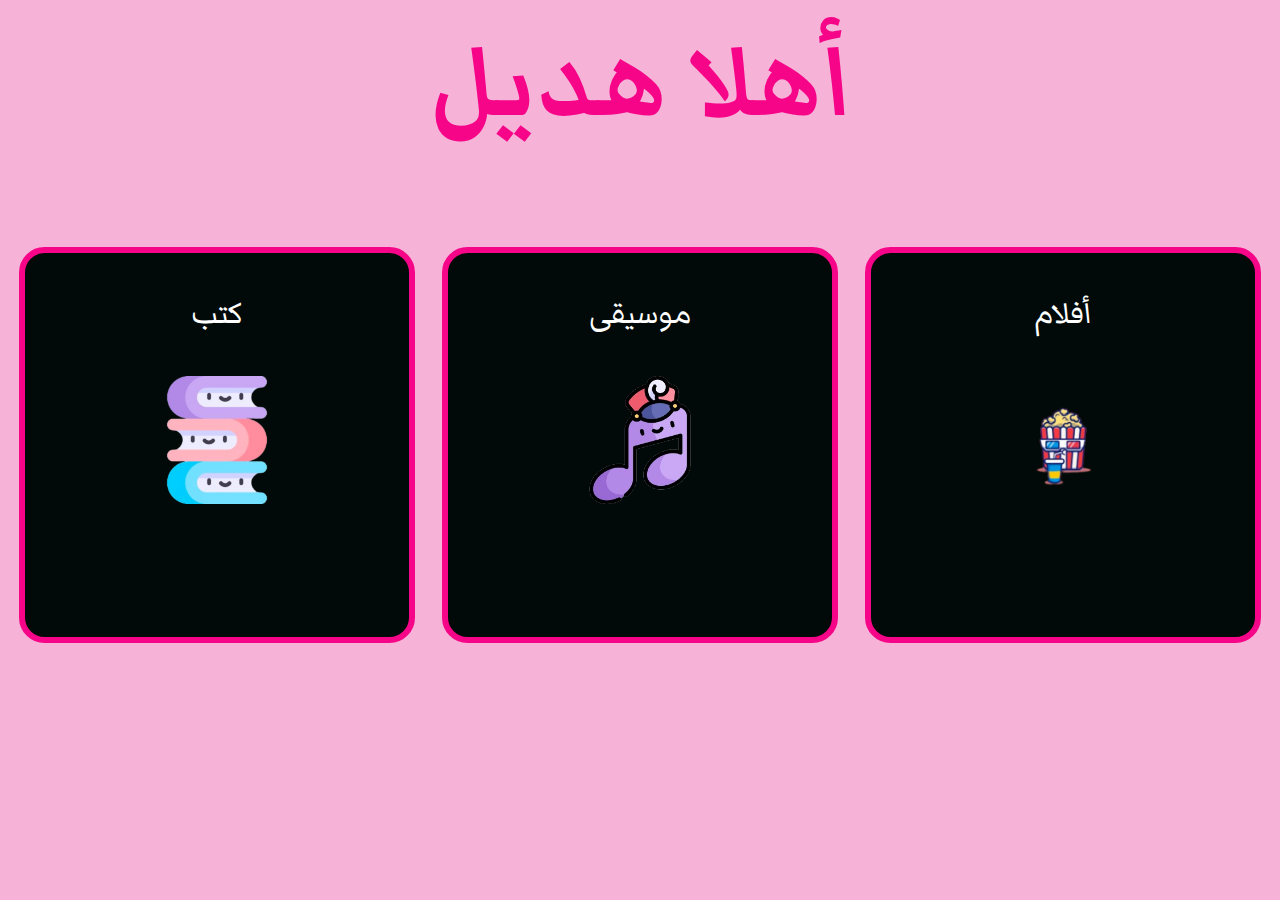
<file: index.html>
<!DOCTYPE html>
<html>
    <head>
        <title>Hadil's WebSite</title>
        <link rel="stylesheet" href="style.css">
        <link rel="preconnect" href="https://fonts.googleapis.com">
        <link rel="preconnect" href="https://fonts.gstatic.com" crossorigin>
        <link href="https://fonts.googleapis.com/css2?family=Markazi+Text:wght@400..700&display=swap" rel="stylesheet">
        <link rel="icon" href="icon.png">
    </head>
    <body>
        <h1 id="hello">أهلا <span id="hdl">هديل</span></h1>
        <div class="container">
            <div class="options" onclick="window.open('./books','_self')">
                <p class="option_name">كتب</p>
                <img class="option_img" src="books.png">
            </div>
            <div class="options" onclick="window.open('./music','_self')">
                <p class="option_name">موسيقى</p>
                <img class="option_img" src="music.png">
            </div>
            <div class="options" onclick="window.open('./soon.html','_self')">
                <p class="option_name">أفلام</p>
                <img class="option_img" src="movies.png">
            </div>
        </div>
    </body>
</html>
</file>
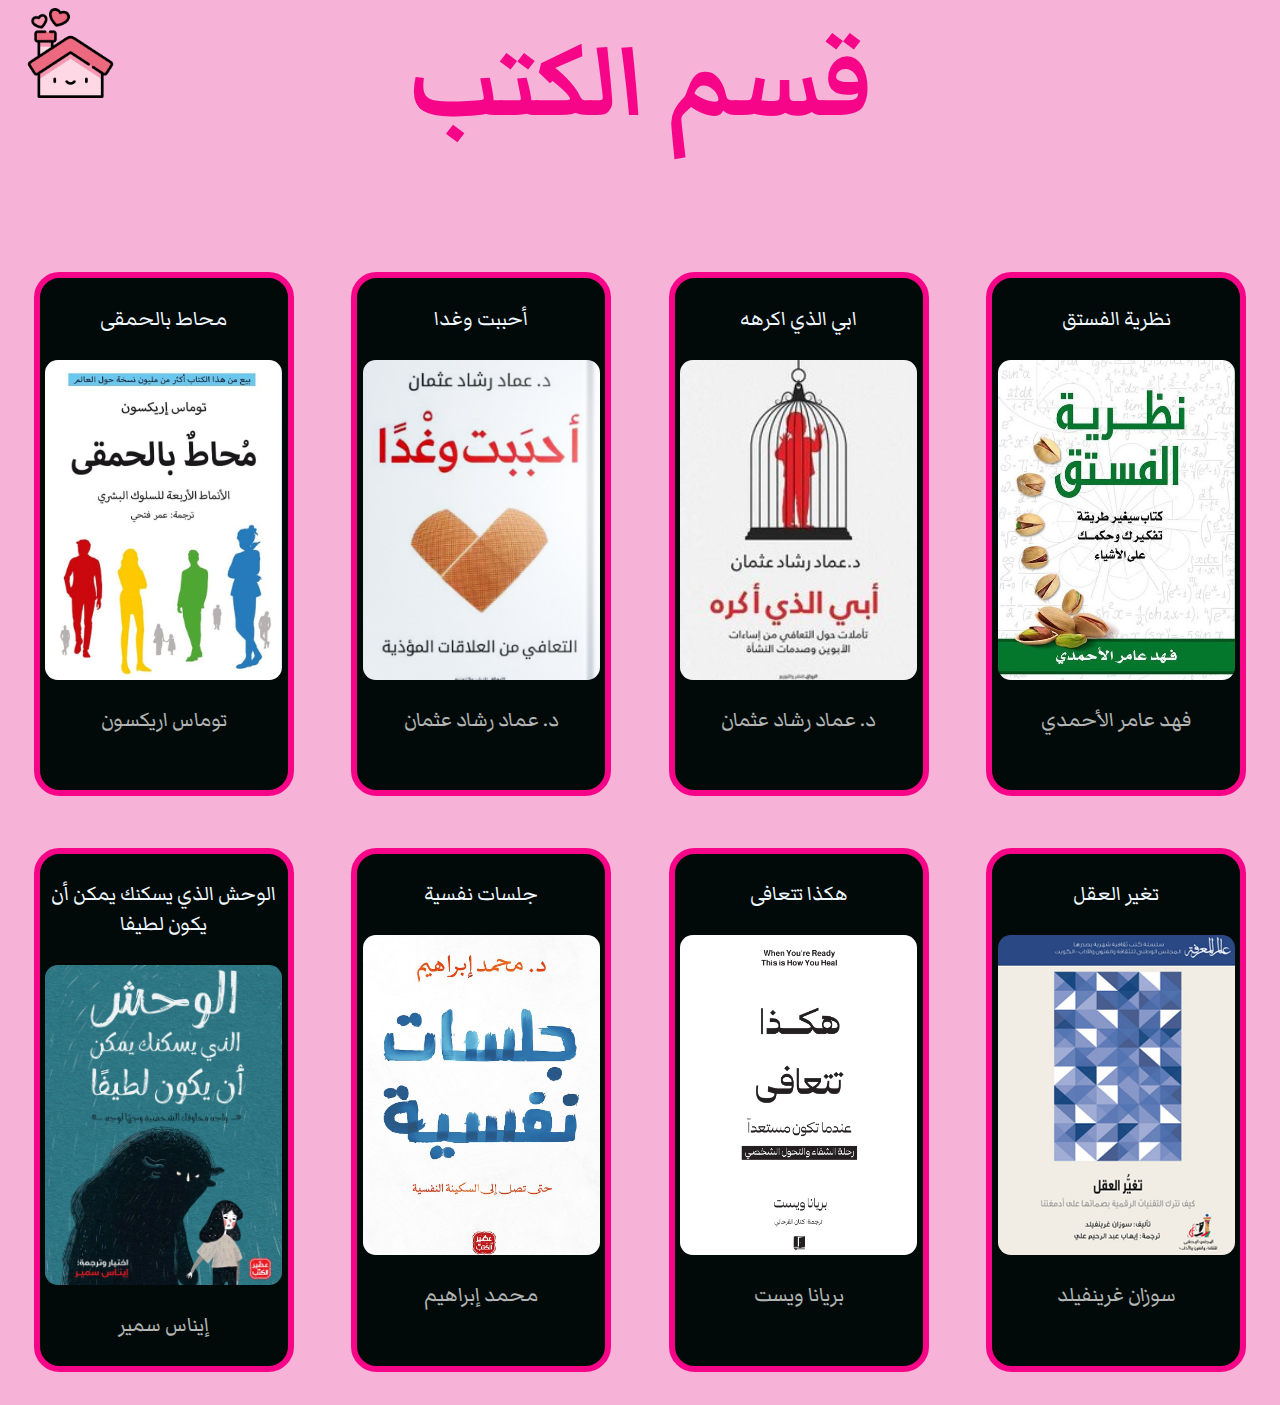
<file: books/index.html>
<!DOCTYPE html>
<html>
    <head>
        <title>Books</title>
        <link href="../style.css" rel="stylesheet">
        <link rel="preconnect" href="https://fonts.googleapis.com">
        <link rel="preconnect" href="https://fonts.gstatic.com" crossorigin>
        <link href="https://fonts.googleapis.com/css2?family=Markazi+Text:wght@400..700&display=swap" rel="stylesheet">
        <link rel="icon" href="../icon.png">
    </head>
    <body>
        <div id="header">
            <img id="home" src="../home.png" title="العودة للصحفة الرئيسية" onclick="window.open('../','_self')">
            <h1 id="sec" >قسم الكتب</h1>
        </div>
        <div class="container">
            <div class="book"  onclick="window.open('محاط_بالحمقى','_self')">
                <p class="book_name">محاط بالحمقى</p>
                <img class="book_img" src="mo7at.jpeg">
                <p class="book_author">توماس اريكسون</p>
            </div>
            <div class="book" onclick="window.open('أحببت-وغدا','_self')">
                <p class="book_name">أحببت وغدا</p>
                <img class="book_img" src="a7babto.jpeg">
                <p class="book_author">د. عماد رشاد عثمان</p>
            </div>
            <div class="book" onclick="window.open('ابي_الذي_أكرهه','_self')">
                <p class="book_name">ابي الذي اكرهه</p>
                <img class="book_img" src="abi.jpg">
                <p class="book_author">د. عماد رشاد عثمان</p>
            </div>
            <div class="book" onclick="window.open('نظرية_الفستق','_self')">
                <p class="book_name">نظرية الفستق</p>
                <img class="book_img" src="pistache.jpeg">
                <p class="book_author">فهد عامر الأحمدي</p>
            </div>
        </div>
        <div class="container">
            <div class="book" onclick="window.open('الوحش الذي يسكنك يمكن أن يكون لطيفا','_self')">
                <p class="book_name">الوحش الذي يسكنك يمكن أن يكون لطيفا</p>
                <img src="monster.jpeg" class="book_img">
                <p class="book_author">إيناس سمير</p>
                
            </div>
            <div class="book" onclick="window.open('جلسات نفسية','_self')">
                <p class="book_name">جلسات نفسية</p>
                <img class="book_img" src="psycho_set.jpeg">
                <p class="book_author">محمد إبراهيم</p>
            </div>
            <div class="book" onclick="window.open('هكذا تتعافى','_self')">
                <p class="book_name">هكذا تتعافى</p>
                <img class="book_img" src="tata3afa.png">
                <p class="book_author">بريانا ويست</p>

            </div>
            <div class="book" onclick="window.open('تغير العقل','_self')">
                <p class="book_name">تغير العقل</p>
                <img class="book_img" src="mind_changing.jpeg">
                <p class="book_author">سوزان غرينفيلد</p>
            </div>
        </div>
    </body>
</html>
</file>
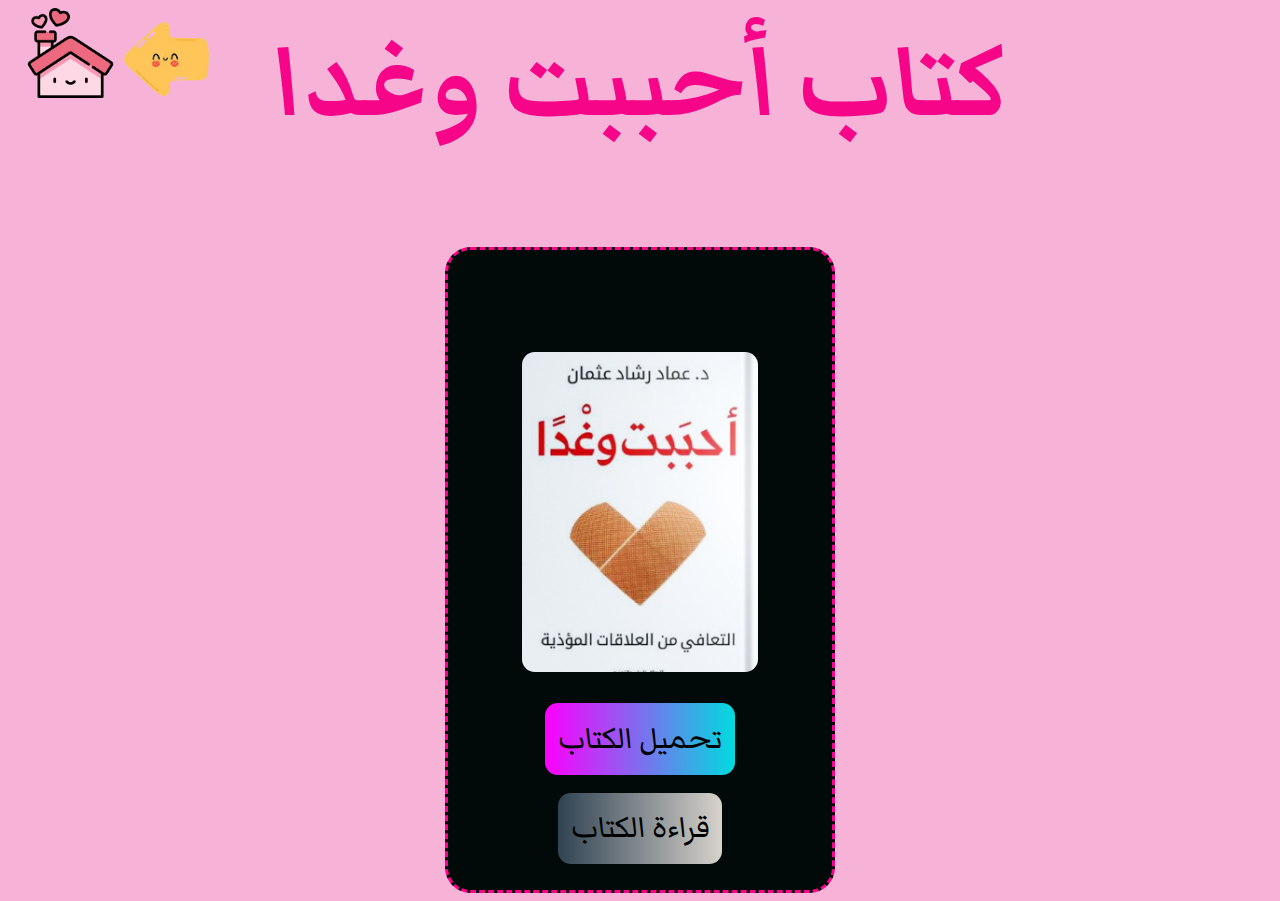
<file: books/jirk/index.html>
<!DOCTYPE html>
<html>
    <head>
        <title>أحببت وغدا</title>
        <link rel="stylesheet" href="../../style.css">
        <link rel="preconnect" href="https://fonts.googleapis.com">
        <link rel="preconnect" href="https://fonts.gstatic.com" crossorigin>
        <link href="https://fonts.googleapis.com/css2?family=Markazi+Text:wght@400..700&display=swap" rel="stylesheet">
        <link rel="icon" href="../../icon.png">
    </head>
    <script src="../script.js"></script>
    <body>
        <div id="header">
            <img id="home" src="../../home.png" onclick="window.open('../../','_self')">
            <img id="back" src="../../back_arrow.png" onclick="window.open('../','_self')">
            <h1 class="book_title">كتاب أحببت وغدا</h1>
        </div>
        
        <div class="book_container">
            <img class="book_img" id="cover" src="../a7babto.jpeg">
            <button class="book_download" onclick="download_file('أحببت وغدا.pdf','أحببت وغدا.pdf')">تحميل الكتاب</button>
            <button class="book_read" onclick="alert('Coming soooon!!')">قراءة الكتاب</button>
            
        </div>
    </body>
</html>
</file>
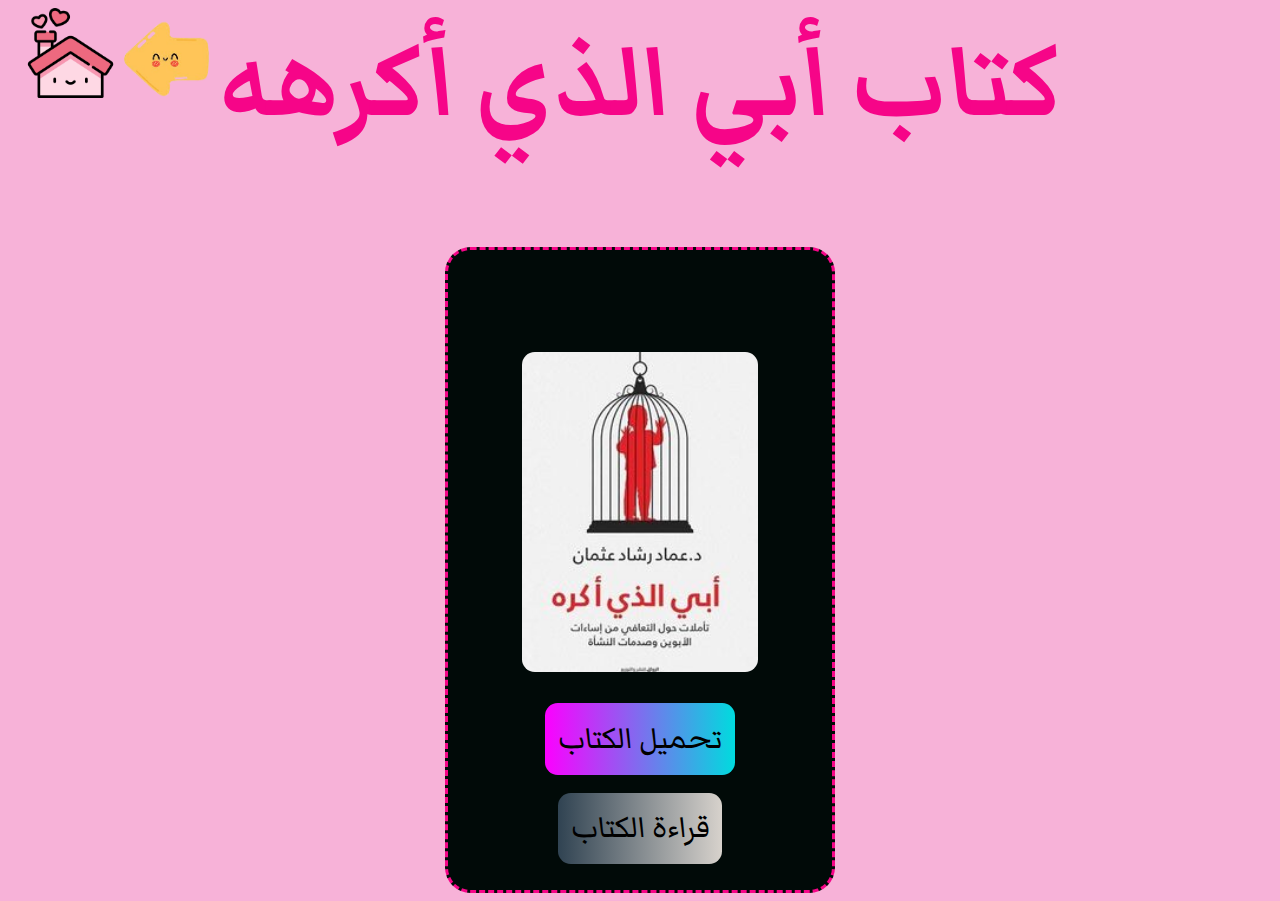
<file: books/ابي_الذي_أكرهه/index.html>
<!DOCTYPE html>
<html>
    <head>
        <title>أبي الذي أكرهه</title>
        <link rel="stylesheet" href="../../style.css">
        <link rel="preconnect" href="https://fonts.googleapis.com">
        <link rel="preconnect" href="https://fonts.gstatic.com" crossorigin>
        <link rel="icon" href="../../icon.png">
        <link href="https://fonts.googleapis.com/css2?family=Markazi+Text:wght@400..700&display=swap" rel="stylesheet">
    </head>
    <body>
        <div id="header">
            <img id="home" src="../../home.png" onclick="window.open('../../','_self')">
            <img id="back" src="../../back_arrow.png" onclick="window.open('../','_self')">
            <h1 class="book_title">كتاب أبي الذي أكرهه</h1>
        </div>
        
        <div class="book_container">
            <img class="book_img" id="cover" src="../abi.jpg">
            <button class="book_download" onclick="alert('Coming soooon!!')">تحميل الكتاب</button>
            <button class="book_read" onclick="alert('Coming soooon!!')">قراءة الكتاب</button>
            
        </div>
    </body>
</html>
</file>
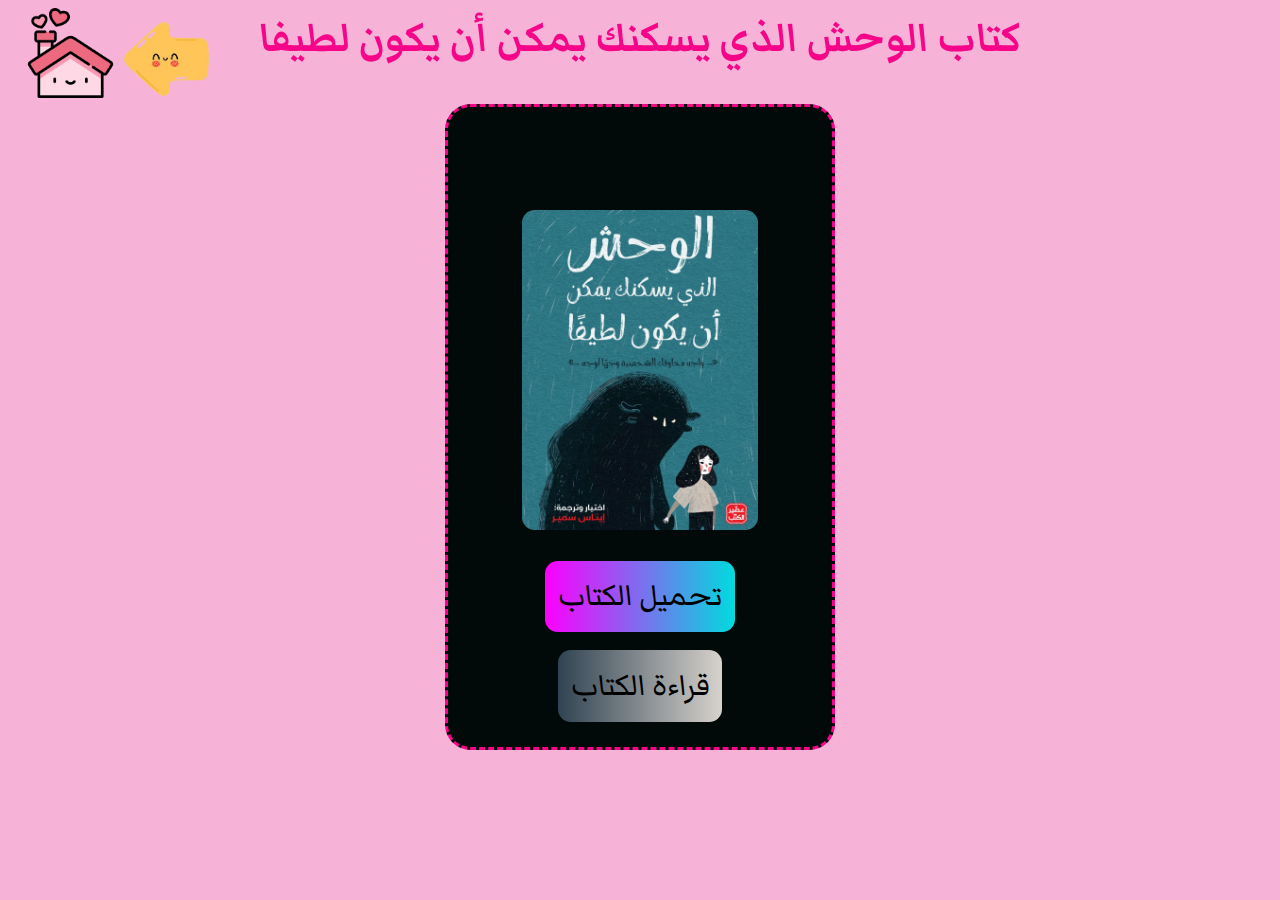
<file: books/الوحش الذي يسكنك يمكن أن يكون لطيفا/index.html>
<!DOCTYPE html>
<html>
    <head>
        <title>الوحش الذي يسكنك يمكن أن يكون لطيفا</title>
        <link rel="stylesheet" href="../../style.css">
        <link rel="preconnect" href="https://fonts.googleapis.com">
        <link rel="preconnect" href="https://fonts.gstatic.com" crossorigin>
        <link href="https://fonts.googleapis.com/css2?family=Markazi+Text:wght@400..700&display=swap" rel="stylesheet">
    </head>
    <body>
        <div id="header">
            <img id="home" src="../../home.png" onclick="window.open('../../','_self')">
            <img id="back" src="../../back_arrow.png" onclick="window.open('../','_self')">
            <h1 class="book_title" style="font-size: 4vw;">كتاب الوحش الذي يسكنك يمكن أن يكون لطيفا</h1>
        </div>
        
        <div class="book_container">
            <img class="book_img" id="cover" src="../monster.jpeg">
            <button class="book_download" onclick="alert('Coming soooon!!')">تحميل الكتاب</button>
            <button class="book_read" onclick="alert('Coming soooon!!')">قراءة الكتاب</button>
            
        </div>
    </body>
</html>
</file>
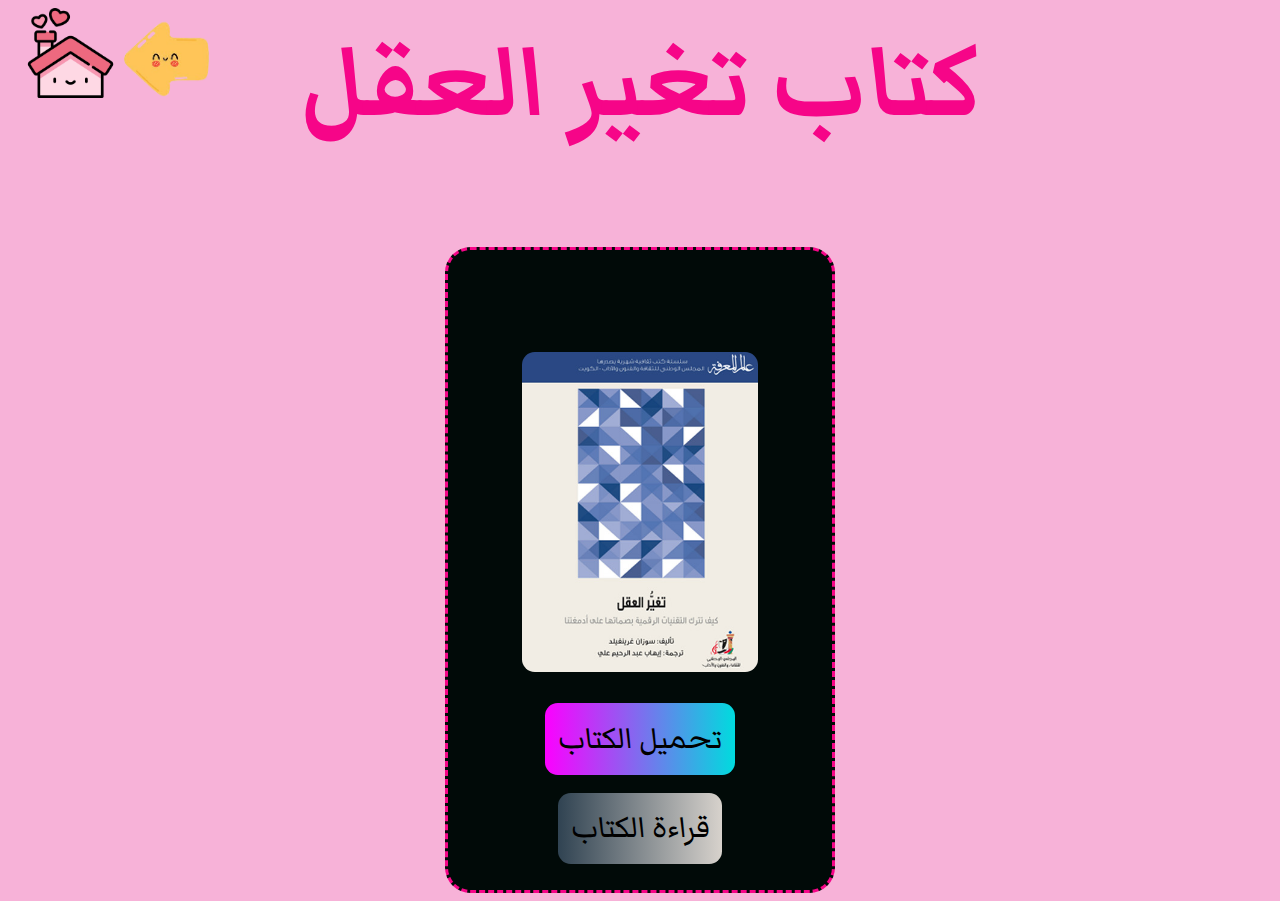
<file: books/تغير العقل/index.html>
<!DOCTYPE html>
<html>
    <head>
        <title>تغير العقل</title>
        <link rel="stylesheet" href="../../style.css">
        <link rel="preconnect" href="https://fonts.googleapis.com">
        <link rel="preconnect" href="https://fonts.gstatic.com" crossorigin>
        <link href="https://fonts.googleapis.com/css2?family=Markazi+Text:wght@400..700&display=swap" rel="stylesheet">
        <link rel="icon" href="../../icon.png">
    </head>
    <script src="../script.js"></script>
    <body>
        <div id="header">
            <img id="home" src="../../home.png" onclick="window.open('../../','_self')">
            <img id="back" src="../../back_arrow.png" onclick="window.open('../','_self')">
            <h1 class="book_title">كتاب تغير العقل</h1>
        </div>
        
        <div class="book_container">
            <img class="book_img" id="cover" src="../mind_changing.jpeg">
            <button class="book_download" onclick="download_file('تغير العقل.pdf','تغير العقل.pdf')">تحميل الكتاب</button>
            <button class="book_read" onclick="alert('Coming soooon!!')">قراءة الكتاب</button>
            
        </div>
    </body>
</html>
</file>
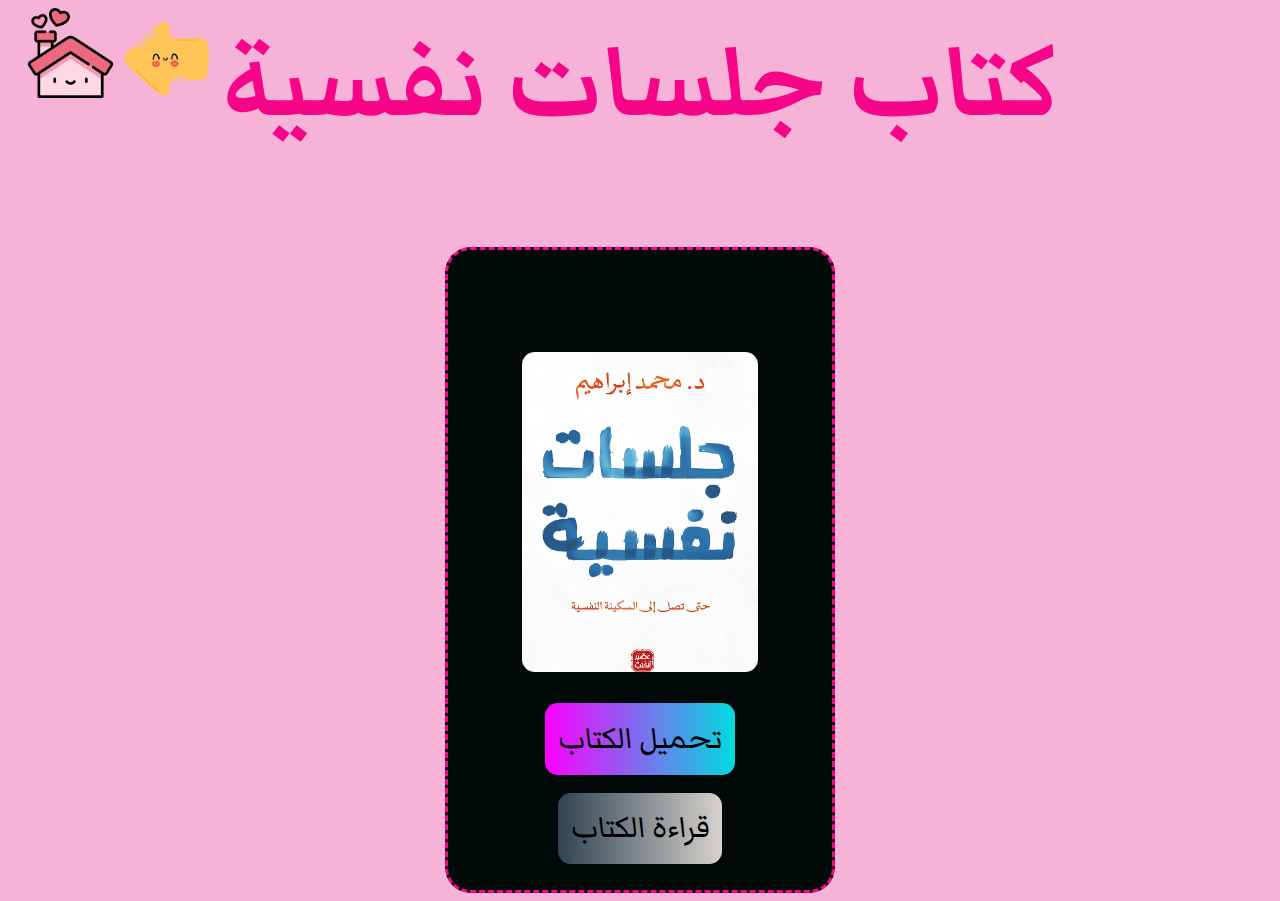
<file: books/جلسات نفسية/index.html>
<!DOCTYPE html>
<html>
    <head>
        <title>جلسات نفسية</title>
        <link rel="stylesheet" href="../../style.css">
        <link rel="preconnect" href="https://fonts.googleapis.com">
        <link rel="preconnect" href="https://fonts.gstatic.com" crossorigin>
        <link href="https://fonts.googleapis.com/css2?family=Markazi+Text:wght@400..700&display=swap" rel="stylesheet">
        <link rel="icon" href="../../icon.png">
    </head>
    <script src="../script.js"></script>
    <body>
        <div id="header">
            <img id="home" src="../../home.png" onclick="window.open('../../','_self')">
            <img id="back" src="../../back_arrow.png" onclick="window.open('../','_self')">
            <h1 class="book_title">كتاب جلسات نفسية</h1>
        </div>
        
        <div class="book_container">
            <img class="book_img" id="cover" src="../psycho_set.jpeg">
            <button class="book_download" onclick="download_file('جلسات نفسية .pdf','جلسات نفسية .pdf')">تحميل الكتاب</button>
            <button class="book_read" onclick="alert('Coming soooon!!')">قراءة الكتاب</button>
            
        </div>
    </body>
</html>
</file>
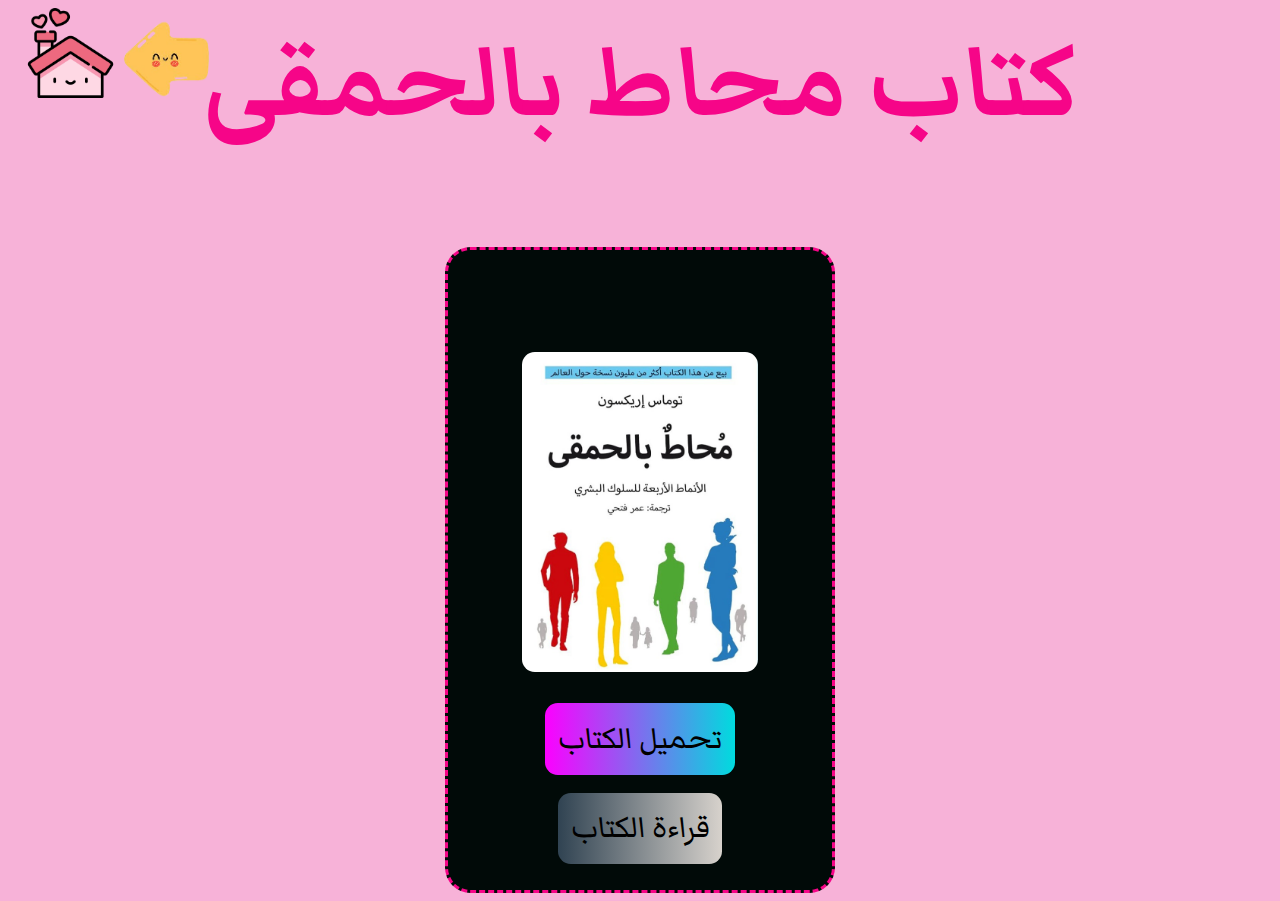
<file: books/محاط_بالحمقى/index.html>
<!DOCTYPE html>
<html>
    <head>
        <title>كتاب محاط بالحمقى</title>
        <link rel="stylesheet" href="../../style.css">
        <link rel="preconnect" href="https://fonts.googleapis.com">
        <link rel="preconnect" href="https://fonts.gstatic.com" crossorigin>
        <link href="https://fonts.googleapis.com/css2?family=Markazi+Text:wght@400..700&display=swap" rel="stylesheet">
    </head>
    <body>
        <div id="header">
            <img id="home" src="../../home.png" onclick="window.open('../../','_self')">
            <img id="back" src="../../back_arrow.png" onclick="window.open('../','_self')">
            <h1 class="book_title">كتاب محاط بالحمقى</h1>
        </div>
        
        <div class="book_container">
            <img class="book_img" id="cover" src="../mo7at.jpeg">
            <button class="book_download" onclick="alert('Coming soooon!!')">تحميل الكتاب</button>
            <button class="book_read" onclick="alert('Coming soooon!!')">قراءة الكتاب</button>
            
        </div>
    </body>
</html>
</file>
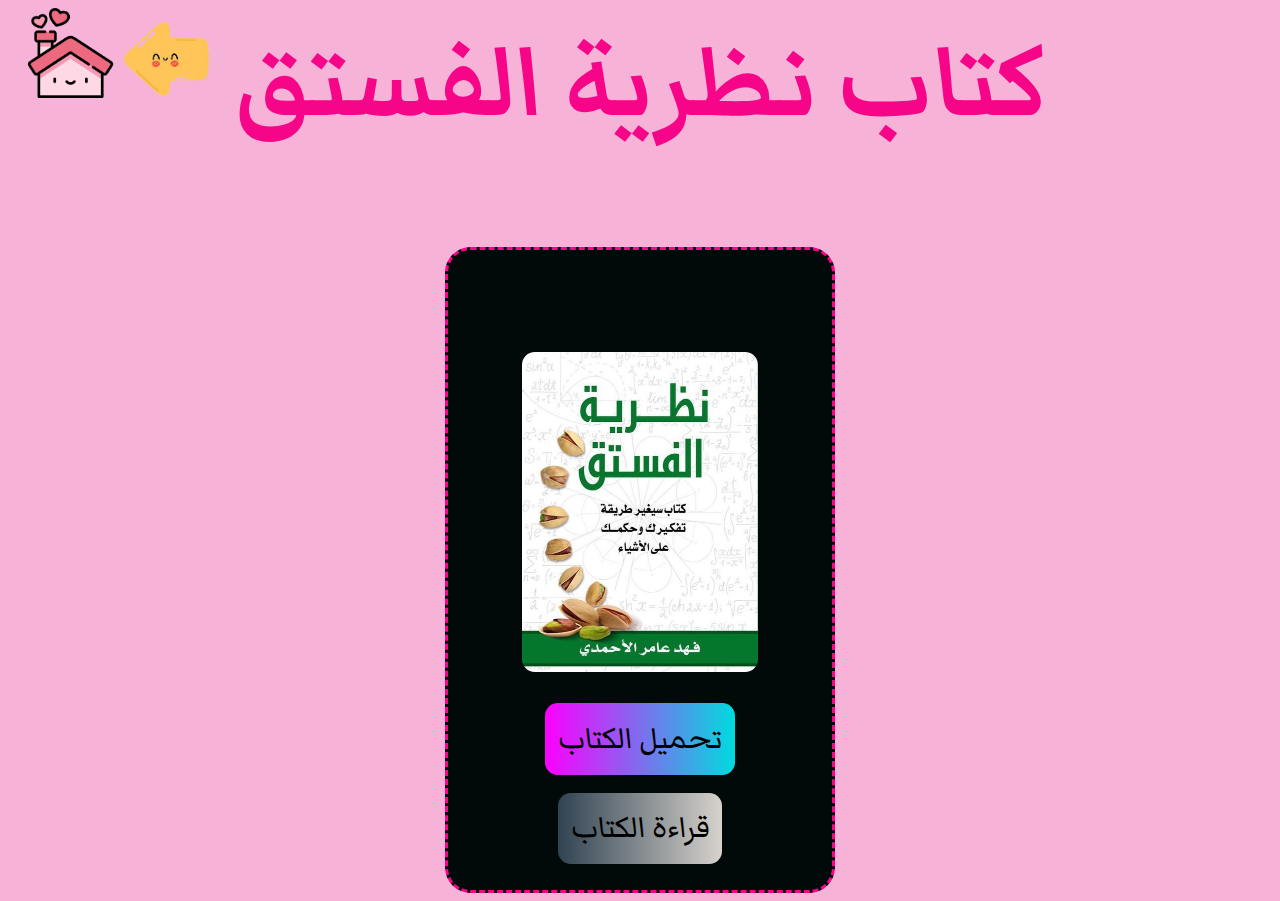
<file: books/نظرية_الفستق/index.html>
<!DOCTYPE html>
<html>
    <head>
        <title>نظرية الفستق</title>
        <link rel="stylesheet" href="../../style.css">
        <link rel="preconnect" href="https://fonts.googleapis.com">
        <link rel="preconnect" href="https://fonts.gstatic.com" crossorigin>
        <link href="https://fonts.googleapis.com/css2?family=Markazi+Text:wght@400..700&display=swap" rel="stylesheet">
    </head>
    <body>
        <div id="header">
            <img id="home" src="../../home.png" onclick="window.open('../../','_self')">
            <img id="back" src="../../back_arrow.png" onclick="window.open('../','_self')">
            <h1 class="book_title">كتاب نظرية الفستق</h1>
        </div>
        
        <div class="book_container">
            <img class="book_img" id="cover" src="../pistache.jpeg">
            <button class="book_download" onclick="alert('Coming soooon!!')">تحميل الكتاب</button>
            <button class="book_read" onclick="alert('Coming soooon!!')">قراءة الكتاب</button>
            
        </div>
    </body>
</html>
</file>
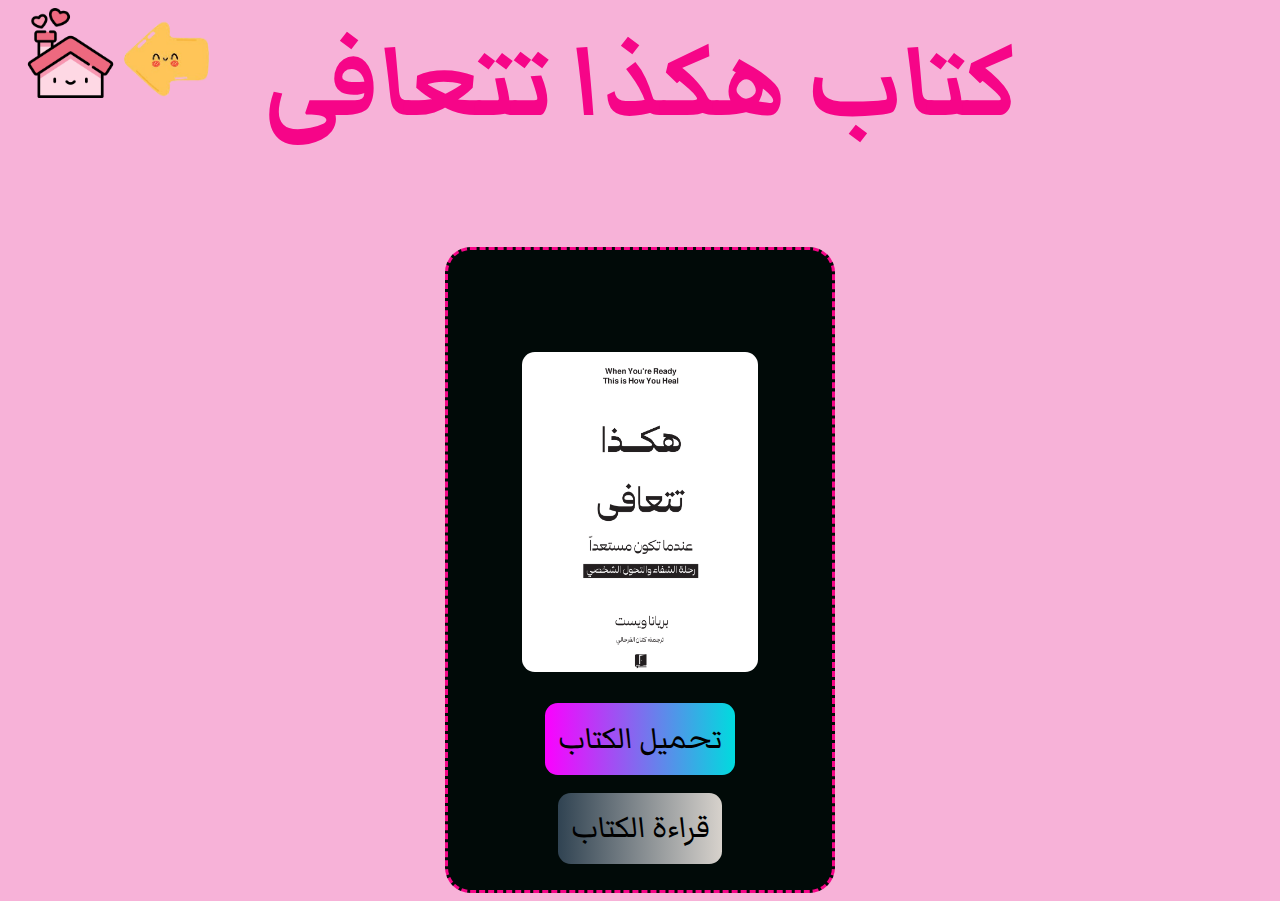
<file: books/هكذا تتعافى/index.html>
<!DOCTYPE html>
<html>
    <head>
        <title>هكذا تتعافى</title>
        <link rel="stylesheet" href="../../style.css">
        <link rel="preconnect" href="https://fonts.googleapis.com">
        <link rel="preconnect" href="https://fonts.gstatic.com" crossorigin>
        <link href="https://fonts.googleapis.com/css2?family=Markazi+Text:wght@400..700&display=swap" rel="stylesheet">
        <link rel="icon" href="../../icon.png">
    </head>
    <script src="../script.js"></script>
    <body>
        <div id="header">
            <img id="home" src="../../home.png" onclick="window.open('../../','_self')">
            <img id="back" src="../../back_arrow.png" onclick="window.open('../','_self')">
            <h1 class="book_title">كتاب هكذا تتعافى</h1>
        </div>
        
        <div class="book_container">
            <img class="book_img" id="cover" src="../tata3afa.png">
            <button class="book_download" onclick="download_file('هكذا تتعافى.pdf','هكذا تتعافى.pdf')">تحميل الكتاب</button>
            <button class="book_read" onclick="alert('Coming soooon!!')">قراءة الكتاب</button>
            
        </div>
    </body>
</html>
</file>
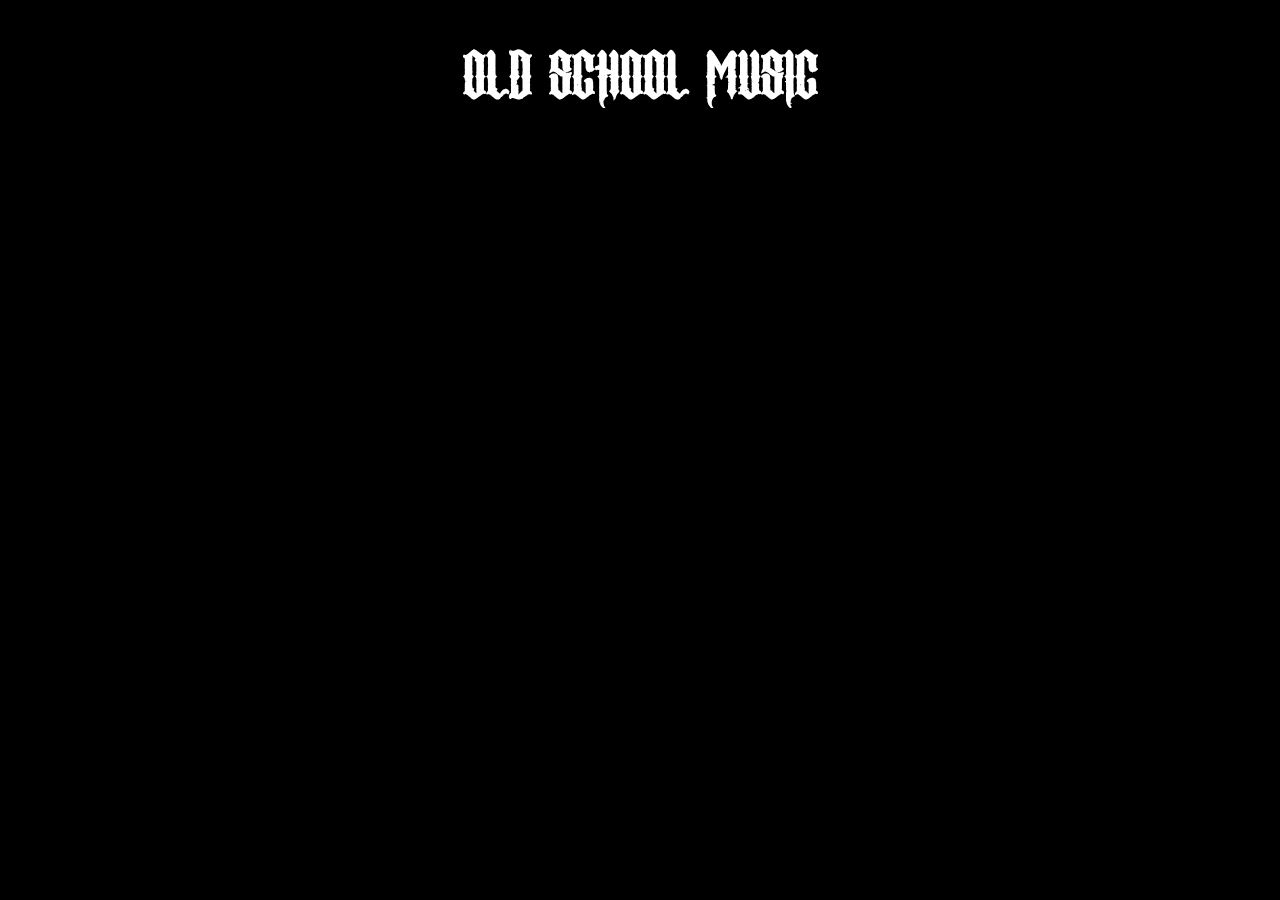
<file: music/bad_music/index.html>
<!DOCTYPE html>
<html>
  <head>
    <title>Bad music</title>
    <link href="style.css" rel="stylesheet">
    <link rel="preconnect" href="https://fonts.googleapis.com">
    <link rel="preconnect" href="https://fonts.gstatic.com" crossorigin>
    <link href="https://fonts.googleapis.com/css2?family=Aref+Ruqaa+Ink:wght@400;700&family=Markazi+Text:wght@400..700&family=Ruwudu:wght@400;500;600;700&display=swap" rel="stylesheet">
  </html>
  <body>
    <h1 id="test">OLD SCHOOL MUSIC</h1>
  </body>
</html>
</file>
<file: style.css>
html{
    cursor: url("cursor.png"), auto;
}
body{
    background-color: #F7B2D8;
    font-family: 'Markazi Text';
}
button:hover{
    cursor: url(pointer.png), pointer;
}
#hello{
    font-size: 10vw;
    text-align: center;
    color: #F60588;
}
#hello:hover{
    color: wheat
}
#hdl:hover{
    color: black;
}
.container{
    display: flex;
    align-items: center;
    justify-content: space-around;
    margin: 0 auto;
    gap: 0.5vw;
    flex-wrap: nowrap;
}
.options{
    height: 30vw;
    width: 30vw;
    background-color: #010A08;
    border-radius: 2vw;
    transition: background-color 0.3s ease-in-out, width 0.3s ease-in-out, border-color 0.3s ease-in-out, border-width 0.5s ease-in-out, border-style 0.5s ease-in-out, font-size 0.3s ease-in-out;
    border-color: #F60588;
    border-style: solid;
    border-width: 0.5vw;
    font-size: 3vw;
}
.options:hover{
    background-color: #F60588;
    width: 32vw;
    border-style: dashed;
    border-color:#010A08;
    border-width: 0.2vw;
    font-size: 4vw;
}
.option_name{

    color: white;
    text-align: center;

}
.option_img{
    display: flex;
    margin-left: auto;
    margin-right: auto;
    height: auto;
    width: 10vw;
    transition: width 0.3s ease-in-out;

}
.option_img:hover{
    width: 12vw;
}
#header{
    display: flex;
    align-content: center;
    justify-content: center;
}
#sec{
    margin-top: 0px;
    font-size: 10vw;
    color: #F60588;
}
#home{
    height: auto;
    position: absolute;
    left: 2vw;
    width: 7vw;
    cursor: url("pointer.png"), auto;
    transition: width 0.3s ease-in-out;
}
#home:hover{
    width: 10vw;
}
.book{
    margin: 2vw;
    height: 40vw;
    width: 25vw;
    background-color: #010A08;
    border-color: #F60588;
    border-style: solid;
    border-width: 0.5vw;
    border-radius: 2vw;
    font-size: 2vw;
    transition: background-color 0.3s ease-in-out, width 0.3s ease-in-out, border-color 0.3s ease-in-out, border-width 0.5s ease-in-out, border-style 0.5s ease-in-out, font-size 0.3s ease-in-out;
}
.book:hover{
    width: 30vw;
    height: 45vw;
    background-color: #F60588;
    border-color:#010A08;
    border-style: dashed;
    border-width: 0.2vw;
    font-size: 2.5vw;
}
.book_name{
    color: aliceblue;
    text-align: center;

}
.book_img{
    display: block;
    object-fit: cover;
    height: 25vw;
    width: 18.5vw;
    margin-left: auto;
    margin-right: auto;
    border-radius: 1vw;
    transition: width 0.5s ease-in-out;
}
.book_img:hover{
    width: 20vw;
}
.book_author{
    display: flex;
    flex-direction: column;
    align-items: center;
    justify-items: flex-end;
    color: white;
    opacity: 0.7;
}
.book_title{
    text-align: center;
    color:#F60588;
    font-size: 10vw;
    margin-top: 0;
}
#back{
    height: auto;
    width: 8vw;
    position: absolute;
    left: 9vw;
    cursor: url("pointer.png"), auto;
    transition: width 0.3s ease-in-out;
}
#back:hover{
    width: 10vw;
}
.book_container{
    position: relative;
    display: flex;
    flex-direction: column;
    align-items: center;
    background-color: #010A08;
    height: 50vw;
    width: 30vw;
    margin-right: auto;
    margin-left: auto;
    border-radius: 2vw;
    border-style: dashed;
    border-color: #F60588;
    border-width: 0.3vw;

}
.book_download{
    position: absolute;
    bottom: 9vw;
    align-self: center;
    padding: 1vw;
    background: linear-gradient(to right, #fc00ff, #00dbde);
    border-radius: 1vw;
    border-style: none;
    font-family: 'Markazi Text';
    font-size: 3vw;
    transition: all 0.3s ease-in-out;

}
.book_download:hover{
    background: white;
    color:#F60588;
}
#cover{
    position: absolute;
    bottom: 17vw;
}
.book_read{
    background: linear-gradient(to right, #304352, #d7d2cc);
    position: absolute;
    bottom: 2vw;
    padding: 1vw;
    font-size: 3vw;
    border-radius: 1vw;
    font-family: 'Markazi Text';
    border-style: none;
    transition: all 0.3s ease-in-out;
}
.book_read:hover{
    background: linear-gradient(to right, #8e9eab, #eef2f3);;
}
#music_title{
    text-align: center;
    margin-top: 0;
    margin-bottom: 0;
    font-size: 7vw;
    color:#F60588;
}
#music_sub{
    text-align: center;
    font-size: 3vw;
    opacity: 0.7;
    margin-bottom: 5vw;
}
#music_cats{
    display: flex;
    align-content: center;
    flex-direction: row;
    justify-content: center;
    gap: 4vw;
    margin-bottom: 2vw;
}
.music_cat{
    flex-direction: column;
    display: flex;
    justify-items: center;
    align-items: center;
    align-content: center;
    justify-content: center;
    height: 35vw;
    width: 35vw;
    border-radius: 2vw;
    cursor: url("pointer.png"), auto;
}
#good_music{
    background: #eef2f3;
    transition: height 0.3s ease-in-out;
}
#bad_music{
    background:#010A08;
    transition: height 0.3s ease-in-out;
}
#bad_music:hover{
    height: 38vw;
}
#good_music:hover{
    height: 38vw;
}
#good_music_icon{
    height: auto;
    width: 20vw;
    margin-top: 7vw;
}
.music_type{
    color: white;
    font-size: 3vw;
    margin-bottom: 0;

}
#overlay{
    position: absolute;
    inset: 0; /* remplace top/bottom/left/right par 0 */
    background: rgba(0,0,0,0.7);
    z-index: 9999;

}
#wrn{
    display: flex;
    justify-items: center;
    align-items: center;
    flex-direction: column;
    height: 32vw;
    width: 32vw;
    max-width: 600px;
    max-height: 600px;
    background-color: white;
    margin-top: 20vh;
    margin-left: auto;
    margin-right: auto;
    border-radius: 2vw;
    padding: 2vw;
}
#wrn_title{
  font-family: 'Ruwudu';
  justify-self: center;
  font-size: 2vw;
  color: red;
}
#wrn_content{
  font-size: 2vw;
  margin-bottom: 2vw;
  font-family: 'Ruwudu';
  color: black;
}
#acpt{
  font-size: 3vw;
  font-family: 'Ruwudu';
  background: black;
  color: white;
  border-radius: 0;
  border-style: none;
  cursor: url("ss.png"), auto;
}
#acpt:hover{
  color: red;
}
#close{
  font-size: 3vw;
  margin: 0;
  margin-left: 26vw;
}
#close:hover{
  color: red;
}
</file>
<file: music/bad_music/style.css>
html{
  background-color: black;
  cursor: url("../../ss.png"), auto;
}
@font-face {
  font-family: 'gangsa';
  src: url('gangsa.otf') format('opentype');
  font-weight: normal; /* Adjust if your font has different weights */
  font-style: normal;
}
#test{
  color: white;
  font-family: 'gangsa';
  text-align: center;
  font-size: 5vw;
}
</file>
